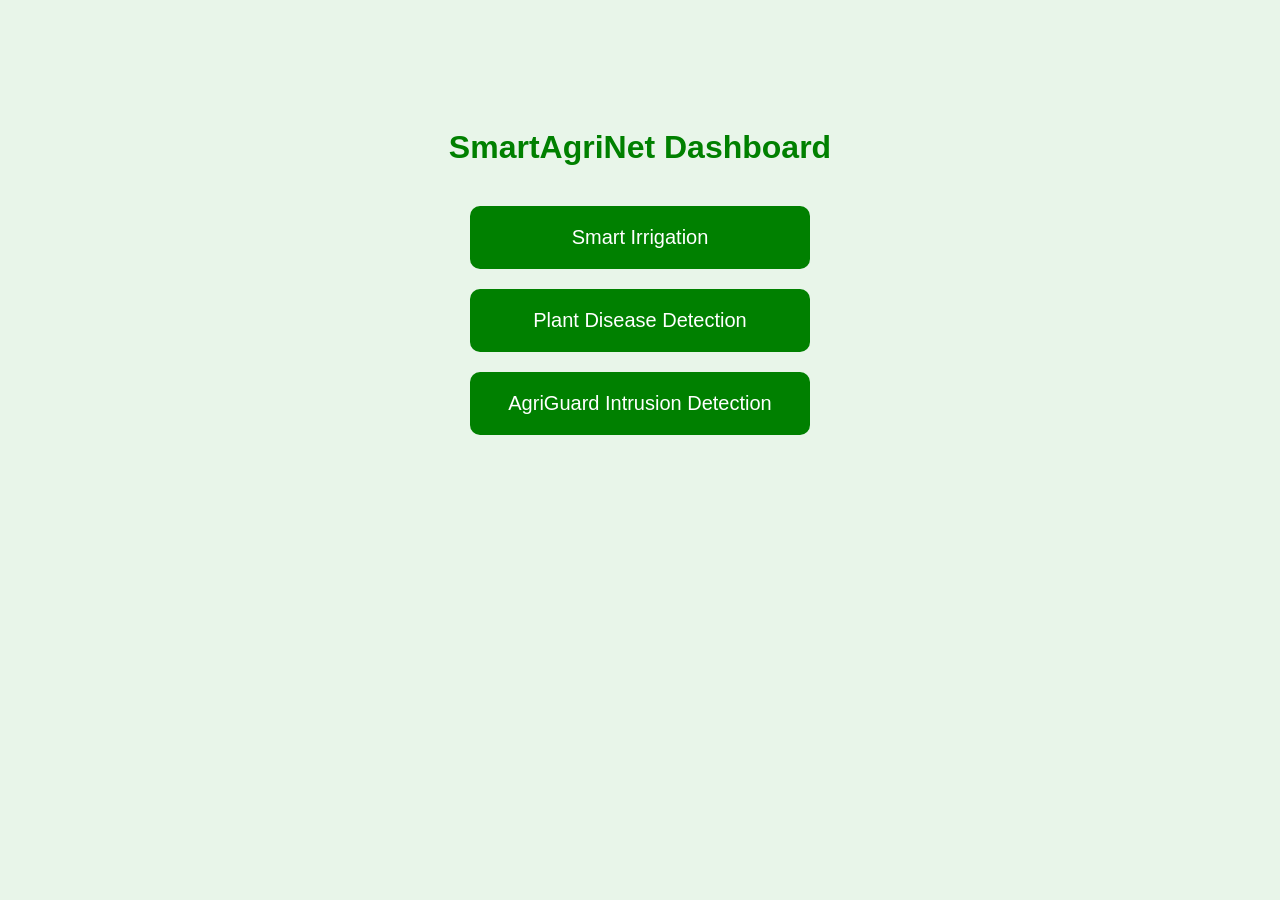
<file: SmartAgriNet/templates/index.html>
<!DOCTYPE html>
<html>
<head>
    <title>SmartAgriNet</title>

    <style>
        body{
            font-family: Arial;
            background:#e8f5e9;
            text-align:center;
            padding-top:100px;
        }

        h1{
            color:green;
            margin-bottom:40px;
        }

        .btn{
            display:block;
            width:300px;
            margin:20px auto;
            padding:20px;
            background:green;
            color:white;
            text-decoration:none;
            border-radius:10px;
            font-size:20px;
        }

        .btn:hover{
            background:darkgreen;
        }
    </style>
</head>

<body>

    <h1>SmartAgriNet Dashboard</h1>

    <a class="btn" href="/irrigation">
        Smart Irrigation
    </a>

    <a class="btn" href="/disease">
        Plant Disease Detection
    </a>

    <a class="btn" href="/agriguard">
        AgriGuard Intrusion Detection
    </a>

</body>
</html>
</file>
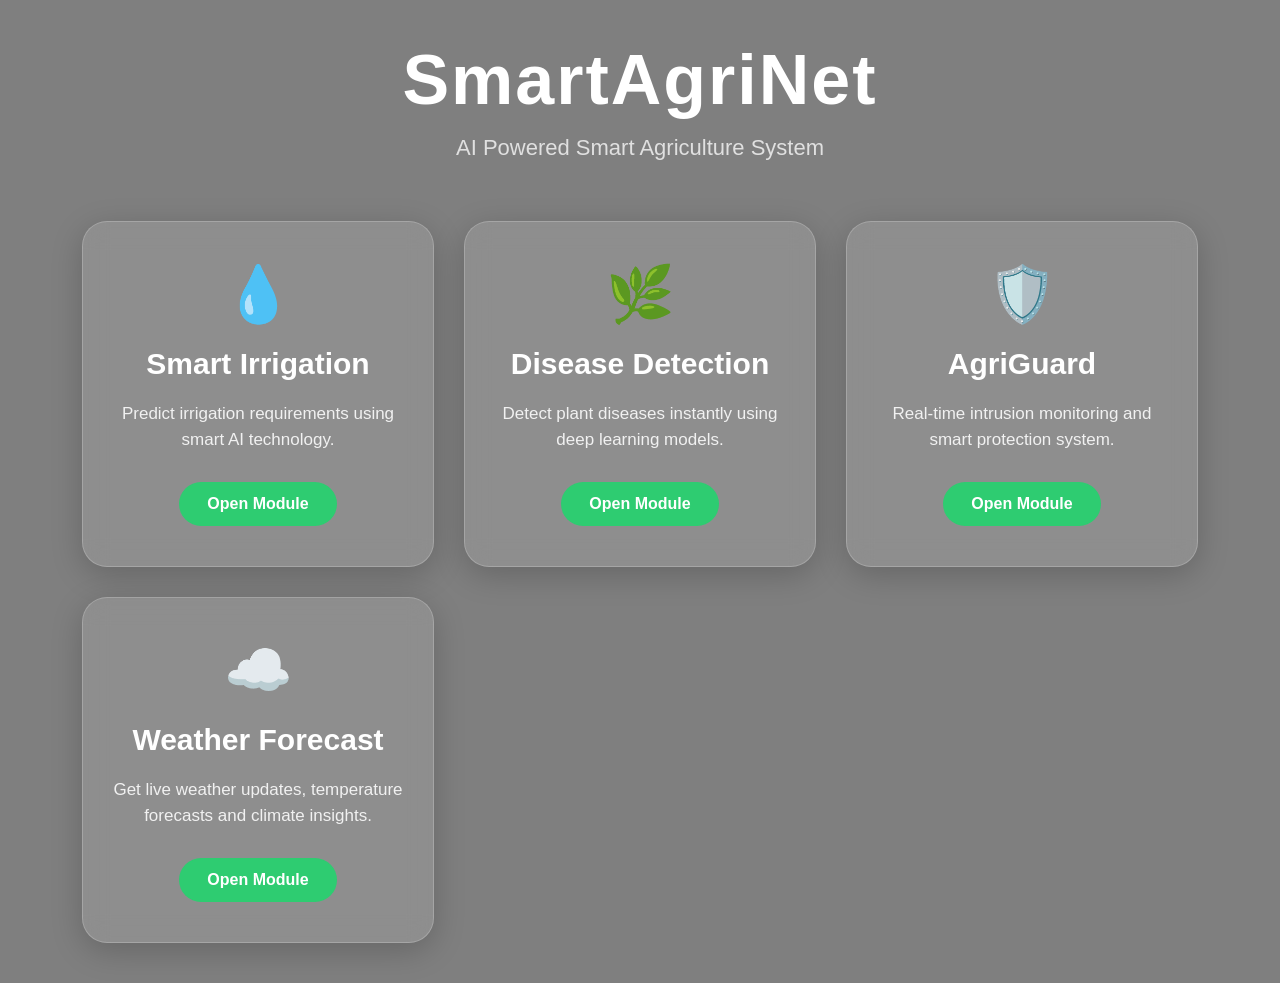
<file: SmartAgriNet/templates/dashboard.html>
<!DOCTYPE html>
<html lang="en">

<head>

    <meta charset="UTF-8">

    <meta name="viewport"
          content="width=device-width, initial-scale=1.0">

    <title>SmartAgriNet</title>

    <style>

        *{
            margin:0;
            padding:0;
            box-sizing:border-box;
            font-family:Arial, sans-serif;
        }

        body{

            min-height:100vh;

            background:
            linear-gradient(
                rgba(0,0,0,0.5),
                rgba(0,0,0,0.5)
            ),

            url('https://images.unsplash.com/photo-1500937386664-56d1dfef3854?q=80&w=1200');

            background-size:cover;
            background-position:center;

            display:flex;
            justify-content:center;
            align-items:center;

            padding:40px 20px;
        }

        .container{

            width:90%;
            max-width:1300px;

            text-align:center;

            color:white;
        }

        h1{

            font-size:70px;

            margin-bottom:15px;

            letter-spacing:2px;
        }

        .subtitle{

            font-size:22px;

            margin-bottom:60px;

            color:#e0e0e0;
        }

        .cards{

            display:grid;

            grid-template-columns:
            repeat(auto-fit, minmax(260px,1fr));

            gap:30px;
        }

        .card{

            background:rgba(255,255,255,0.12);

            backdrop-filter:blur(12px);

            border-radius:25px;

            padding:40px 25px;

            transition:0.4s;

            border:1px solid rgba(255,255,255,0.2);

            box-shadow:0 8px 32px rgba(0,0,0,0.2);
        }

        .card:hover{

            transform:translateY(-12px) scale(1.02);

            background:rgba(255,255,255,0.18);
        }

        .icon{

            font-size:55px;

            margin-bottom:20px;
        }

        .card h2{

            margin-bottom:20px;

            font-size:30px;
        }

        .card p{

            font-size:17px;

            margin-bottom:30px;

            color:#f1f1f1;

            line-height:1.5;
        }

        .btn{

            text-decoration:none;

            background:#2ecc71;

            color:white;

            padding:13px 28px;

            border-radius:30px;

            display:inline-block;

            transition:0.3s;

            font-size:16px;

            font-weight:bold;
        }

        .btn:hover{

            background:#27ae60;

            transform:scale(1.05);
        }

    </style>

</head>

<body>

    <div class="container">

        <h1>SmartAgriNet</h1>

        <p class="subtitle">
            AI Powered Smart Agriculture System
        </p>

        <div class="cards">

            <!-- SMART IRRIGATION -->

            <div class="card">

                <div class="icon">💧</div>

                <h2>Smart Irrigation</h2>

                <p>
                    Predict irrigation requirements
                    using smart AI technology.
                </p>

                <a href="/irrigation" class="btn">
                    Open Module
                </a>

            </div>

            <!-- DISEASE DETECTION -->

            <div class="card">

                <div class="icon">🌿</div>

                <h2>Disease Detection</h2>

                <p>
                    Detect plant diseases instantly
                    using deep learning models.
                </p>

                <a href="/disease" class="btn">
                    Open Module
                </a>

            </div>

            <!-- AGRIGUARD -->

            <div class="card">

                <div class="icon">🛡️</div>

                <h2>AgriGuard</h2>

                <p>
                    Real-time intrusion monitoring
                    and smart protection system.
                </p>

                <a href="/agriguard" class="btn">
                    Open Module
                </a>

            </div>

            <!-- WEATHER -->

            <div class="card">

                <div class="icon">☁️</div>

                <h2>Weather Forecast</h2>

                <p>
                    Get live weather updates,
                    temperature forecasts and climate insights.
                </p>

                <a href="/weather" class="btn">
                    Open Module
                </a>

            </div>

        </div>

    </div>

</body>

</html>
</file>
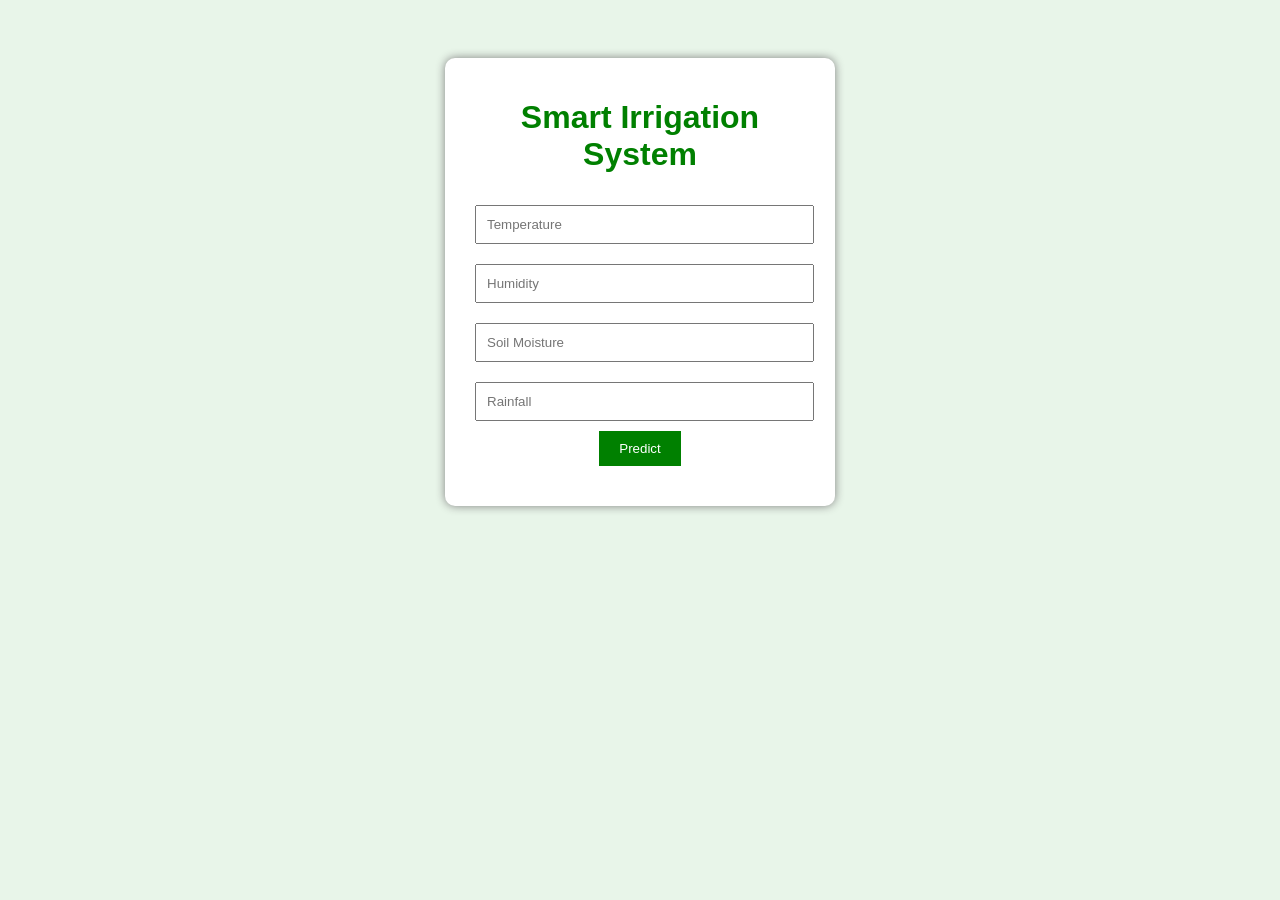
<file: SmartAgriNet/templates/irrigation.html>
<!DOCTYPE html>
<html>
<head>
    <title>Smart Irrigation System</title>
    <style>
        body {
            font-family: Arial;
            background-color: #e8f5e9;
            text-align: center;
            padding-top: 50px;
        }

        .container {
            width: 350px;
            margin: auto;
            background: white;
            padding: 20px;
            border-radius: 10px;
            box-shadow: 0px 0px 10px gray;
        }

        input {
            width: 90%;
            padding: 10px;
            margin: 10px;
        }

        button {
            padding: 10px 20px;
            background-color: green;
            color: white;
            border: none;
            cursor: pointer;
        }

        h1 {
            color: green;
        }
    </style>
</head>

<body>

<div class="container">
    <h1>Smart Irrigation System</h1>

    <input type="number" id="temperature" placeholder="Temperature">
    <input type="number" id="humidity" placeholder="Humidity">
    <input type="number" id="soil_moisture" placeholder="Soil Moisture">
    <input type="number" id="rainfall" placeholder="Rainfall">

    <button onclick="predictIrrigation()">Predict</button>

    <h2 id="result"></h2>
</div>

<script>
async function predictIrrigation() {

    const data = {
        temperature: parseFloat(document.getElementById("temperature").value),
        humidity: parseFloat(document.getElementById("humidity").value),
        soil_moisture: parseFloat(document.getElementById("soil_moisture").value),
        rainfall: parseFloat(document.getElementById("rainfall").value)
    };

const response = await fetch("/irrigation", {        method: "POST",
        headers: {
            "Content-Type": "application/json"
        },
        body: JSON.stringify(data)
    });

    const result = await response.json();

    document.getElementById("result").innerText =
        result.irrigation == 1
        ? "Irrigation Needed 🌱"
        : "No Irrigation Needed 💧";
}
</script>

</body>
</html>
</file>
